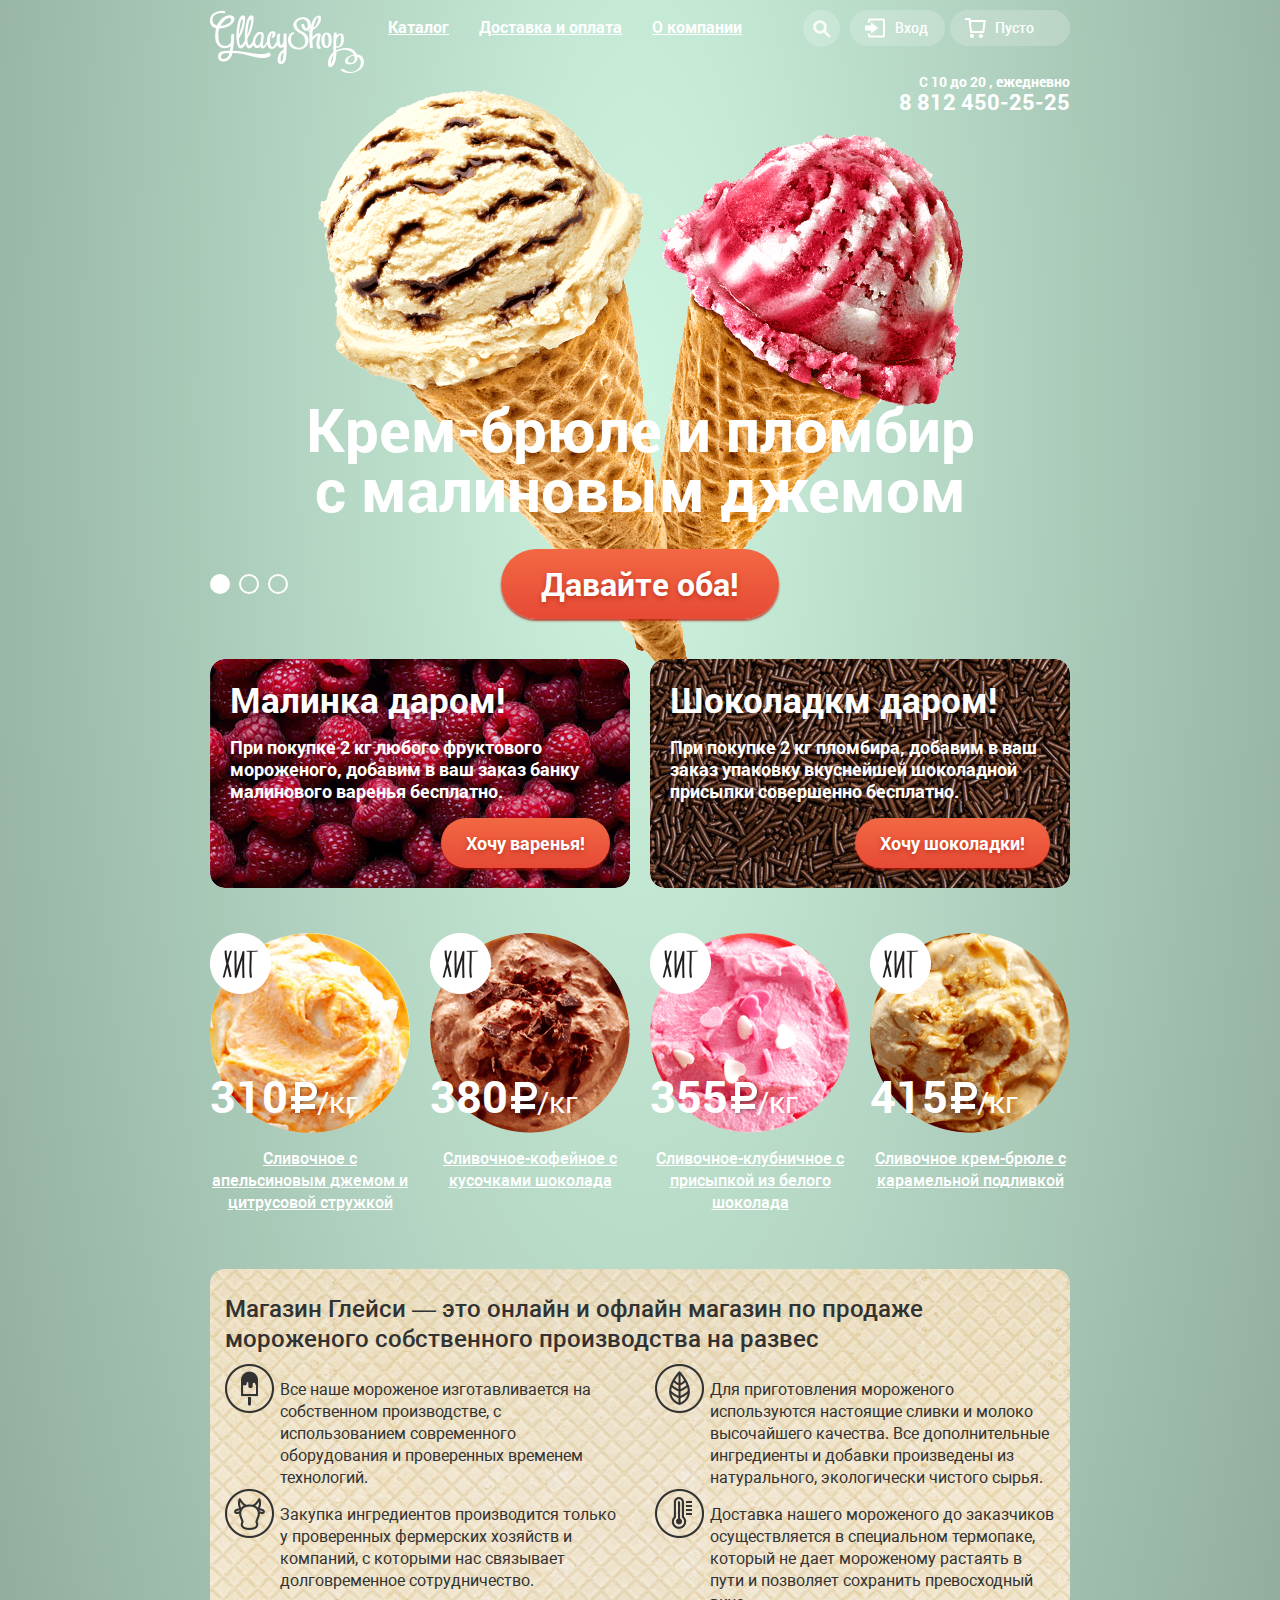
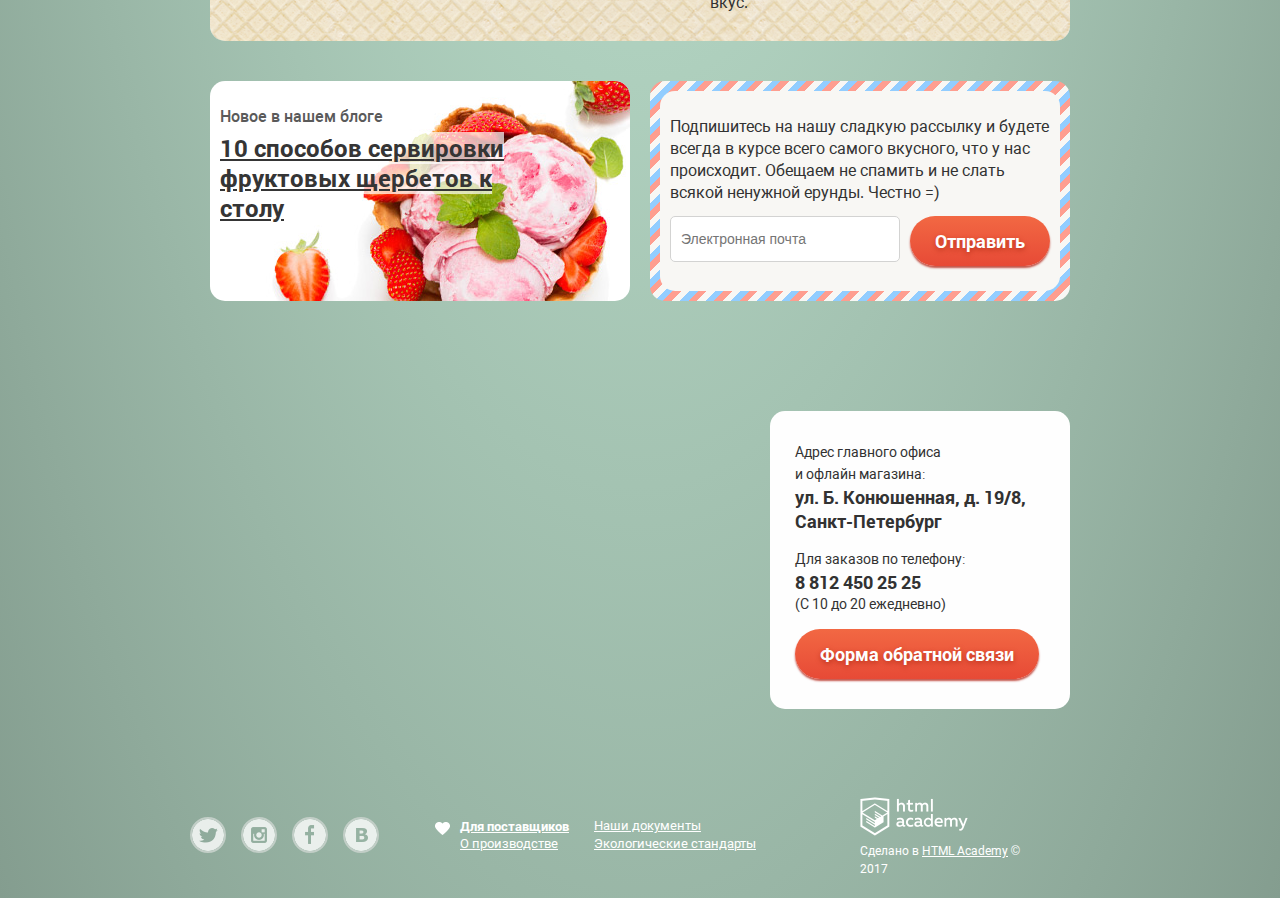
<file: index.html>
<!DOCTYPE html>
<html lang="ru">
<head>
  <meta charset="UTF-8">
  <title>Gllacy</title>
  <link href="css/normalize.css" rel="stylesheet">
  <link href="css/style.css" rel="stylesheet">
</head>
<body>
  <input class="slider-controls-radio-input" type="radio" name="toggle" id="btn-1" checked>
  <input class="slider-controls-radio-input" type="radio" name="toggle" id="btn-2">
  <input class="slider-controls-radio-input" type="radio" name="toggle" id="btn-3">
  <div class="site-wrapper">
    <div class="container">
      <header class="main-header">
        <div class="logo">
          <img class="logo-img" src="img/Logo.png" alt="gllacy-shop" width="154" height="64">
        </div>
        <nav class="main-navigation">
          <ul class="main-navigation-list">
            <li class="main-navigation-item">
              <a class="main-navigation-link" href="catalog.html">Каталог</a>
              <ul class="main-navigation-submenu">
                <li class="main-navigation-submenu-item">
                  <span class="main-navigation-submenu-text">Новинки</span>
                </li>
                <li class="main-navigation-submenu-item">
                  <a class="main-navigation-submenu-link" href="#">Сливочное</a>
                </li>
                <li class="main-navigation-submenu-item">
                  <a class="main-navigation-submenu-link" href="#">Щербеты</a>
                </li>
                <li class="main-navigation-submenu-item">
                  <a class="main-navigation-submenu-link" href="#">Фруктовый лед</a>
                </li>
                <li class="main-navigation-submenu-item">
                  <a class="main-navigation-submenu-link" href="#">Мелорин</a>
                </li>
              </ul>
            </li>
            <li class="main-navigation-item">
              <a class="main-navigation-link" href="#">Доставка и оплата</a>
            </li>
            <li class="main-navigation-item">
              <a class="main-navigation-link" href="#">О компании
              </a>
            </li>
          </ul>
        </nav>
        <div class="form-search">
          <form class="form-search-field" action="#" method="post">
            <label class="field-text-item">
              <input class="field-text-input" type="search" name="search"  placeholder="Что ищем?">
              <span class="field-text-label">поиск</span>
            </label>
          </form>
        </div>
        <ul class="user-block">
          <li class="user-block-item login">
            <a class="user-block-link login" href="#">Вход</a>
            <div class="user-block-login">
              <form class="user-block-login-form" action="index.html" method="post">
                <label class="field-text-item">
                  <input class="field-text-input"  type="email" name="email" placeholder="Электронная почта">
                </label>
                <label class="field-text-item">
                  <input class="field-text-input" type="password" name="password" placeholder="Пароль">
                </label>
                <button class="btn" type="submit" name="login">Войти</button>
              </form>
              <div class="user-block-login-help">
                <a class="user-block-login-help-link" href="#">Забыли пароль?</a>
                <a class="user-block-login-help-link" href="#">Новая регистрация</a>
              </div>
            </div>
          </li>
          <li class="user-block-item basket">
            <a class="user-block-link basket" href="#">
              <span class="user-block-text">Пусто</span>
            </a>
            <div class="user-block-basket">
              <table class="user-block-basket-products">
                <tr class="user-block-basket-product-field">
                  <td class="user-block-basket-delete">
                    <button class="user-block-basket-btn-delete" type="button" title="Удалить">Удалить</button>
                  </td>
                  <td class="user-block-basket-product-text cell-2">Пломбир с апельсиновым джемом</td>
                  <td class="user-block-basket-product-text">1.5кг х <span class="grey">200р.</span></td>
                  <td class="user-block-basket-product-text">300р.</td>
                </tr>
                <tr class="user-block-basket-product-field">
                  <td class="user-block-basket-delete">
                    <button class="user-block-basket-btn-delete" type="button" title="Удалить">Удалить</button>
                  </td>
                  <td class="user-block-basket-product-text cell-2">Клубничный пломбир с присыпкой из белого шоколада</td>
                  <td class="user-block-basket-product-text">1.5кг х <span class="grey">300р.</span></td>
                  <td class="user-block-basket-product-text">450р.</td>
                </tr>
              </table>
              <div class="user-block-basket-final">
                <p class="user-block-basket-final-total">Итого: <span class="price">750р.</span></p>
              </div>
              <button class="btn" type="submit" name="button">Оформить заказ</button>
            </div>
          </li>
        </ul>
        <div class="schedule-contact">
          <p class="schedule-contact-text">С 10 до 20 , ежедневно</p>
          <p class="schedule-contact-text">
            <a class="schedule-contact-text-link" href="tel: 8 812 450-25-25">8 812 450-25-25</a>
          </p>
        </div>
      </header>
      <main>
        <div class="slider">
          <div class="slide" id="slide1">
            <h2 class="slide-title">
              Крем-брюле и пломбир
              с малиновым джемом
            </h2>
            <a class="slide-btn btn" href="#">Давайте оба!</a>
          </div>
          <div class="slide" id="slide2">
            <h2 class="slide-title">
              Шоколадный пломбир
              и лимонный сорбет
            </h2>
            <a class="slide-btn btn" href="#">Давайте оба!</a>
          </div>
          <div class="slide" id="slide3">
            <h2 class="slide-title">
              Пломбир с помадкой
              и клубничный щербет
            </h2>
            <a class="slide-btn btn" href="#">Давайте оба!</a>
          </div>
          <div class="slider-controls">
            <label class="slider-controls-radio" for="btn-1"></label>
            <label class="slider-controls-radio" for="btn-2"></label>
            <label class="slider-controls-radio" for="btn-3"></label>
          </div>
        </div>
        <div class="baners-primary">
          <div class="baner-primary crimson">
            <b class="baner-primary-title">Малинка даром!</b>
            <p class="baner-primary-text">
              При покупке 2 кг любого фруктового мороженого,
              добавим в ваш заказ банку малинового варенья бесплатно.
           </p>
            <a class="baner-primary-btn btn" href="#">Хочу варенья!</a>
          </div>
          <div class="baner-primary chocolate">
            <b class="baner-primary-title">Шоколадкм даром!</b>
            <p class="baner-primary-text">
              При покупке 2 кг пломбира,
              добавим в ваш заказ упаковку вкуснейшей шоколадной присыпки
              совершенно бесплатно.
            </p>
            <a class="baner-primary-btn btn" href="#">Хочу шоколадки!</a>
          </div>
        </div>
        <div class="popular-items">
          <article class="catalog-item hit">
            <div class="catalog-item-content">
              <img class="catalog-item-img" src="img/9.jpg" width="200" height="200">
              <div class="catalog-item-price-weight">
                <span class="catalog-item-price">310</span>
                <span class="catalog-item-weight">/кг</span>
              </div>
              <p class="catalog-item-text">Сливочное с апельсиновым джемом и цитрусовой стружкой</p>
            </div>
            <div class="catalog-item-appearing">
              <a class="catalog-item-btn btn">Быстрый просмотр</a>
            </div>
          </article>
          <article class="catalog-item hit">
            <div class="catalog-item-content">
              <img class="catalog-item-img" src="img/5.jpg" width="200" height="200">
              <div class="catalog-item-price-weight">
                <span class="catalog-item-price">380</span>
                <span class="catalog-item-weight">/кг</span>
              </div>
              <p class="catalog-item-text">Сливочное-кофейное с кусочками шоколада</p>
            </div>
            <div class="catalog-item-appearing">
              <a class="catalog-item-btn btn">Быстрый просмотр</a>
            </div>
          </article>
          <article class="catalog-item hit">
            <div class="catalog-item-content">
              <img class="catalog-item-img" src="img/6.jpg" width="200" height="200">
              <div class="catalog-item-price-weight">
                <span class="catalog-item-price">355</span>
                <span class="catalog-item-weight">/кг</span>
              </div>
              <p class="catalog-item-text">Сливочное-клубничное с присыпкой из белого шоколада</p>
            </div>
            <div class="catalog-item-appearing">
              <a class="catalog-item-btn btn">Быстрый просмотр</a>
            </div>
          </article>
          <article class="catalog-item hit">
            <div class="catalog-item-content">
              <img class="catalog-item-img" src="img/8.jpg" width="200" height="200">
              <div class="catalog-item-price-weight">
                <span class="catalog-item-price">415</span>
                <span class="catalog-item-weight">/кг</span>
              </div>
              <p class="catalog-item-text">Сливочное крем-брюле с карамельной подливкой</p>
            </div>
            <div class="catalog-item-appearing">
              <a class="catalog-item-btn btn">Быстрый просмотр</a>
            </div>
          </article>
        </div>
        <div class="description">
          <h2 class="description-title">
            Магазин Глейси — это онлайн и офлайн
            магазин по продаже мороженого собственного производства на развес
          </h2>
          <div class="description-content">
            <p class="description-content-text ice-creame">
              Все наше мороженое изготавливается на собственном производстве,
              с использованием современного оборудования и проверенных временем технологий.
            </p>
            <p class="description-content-text leaf">
              Для приготовления мороженого используются настоящие сливки и
              молоко высочайшего качества. Все дополнительные ингредиенты и
              добавки произведены из натурального, экологически чистого сырья.
            </p>
            <p class="description-content-text cow">
              Закупка ингредиентов  производится только у проверенных фермерских
              хозяйств и компаний, с которыми нас связывает долговременное сотрудничество.
            </p>
            <p class="description-content-text termometer">
              Доставка нашего мороженого до заказчиков осуществляется в специальном термопаке,
              который не дает мороженому растаять в пути и позволяет сохранить превосходный вкус.
            </p>
          </div>
        </div>
        <div class="baners-secondary">
          <div class="baner-secondary strawberry">
            <p class="baner-secondary-title">Новое в нашем блоге</p>
            <a class="baner-secondary-link" href="#">10 способов сервировки фруктовых щербетов к столу</a>
          </div>
          <div class="baner-secondary striped">
            <div class="baner-secondary-content">
              <p class="baner-secondary-content-title">
                Подпишитесь на нашу сладкую рассылку
                и будете всегда в курсе всего самого вкусного, что у нас
                происходит. Обещаем не спамить и не слать всякой
                ненужной ерунды. Честно =)
              </p>
              <form class="baner-secondary-form" action="index.html" method="post">
                <label class="field-text-item baner-secondary-form-item">
                  <input class="field-text-input baner-secondary-form-input"  type="email" name="email" placeholder="Электронная почта">
                </label>
                <a class="btn" href="#">Отправить</a>
              </form>
            </div>
          </div>
        </div>
      </main>
    </div>
    <section class="address">
      <div class="address-content container">
        <div class="address-content-map">
          <img class="map-img no-js" src="img/map.jpg" alt="Карта" width="900" height="430">
        </div>
        <div class="address-content-contacts">
          <div class="address-content-contacts-group">
            <b class="address-content-contacts-text light">Адрес главного офиса<br>и офлайн магазина:</b>
            <p class="address-content-contacts-text bold">ул. Б. Конюшенная, д. 19/8, Санкт-Петербург</p>
          </div>
          <div class="address-content-contacts-group">
            <b class="address-content-contacts-text light">Для заказов по телефону:</b>
            <p class="address-content-contacts-text bold">
              <a class="address-content-contacts-link" href="tel:8 812 450 25 25">
                8 812 450 25 25
              </a>
            </p>
            <p class="address-content-contacts-text light">(С 10 до 20 ежедневно)</p>
          </div>
          <a class="btn popup-btn" href="#" >Форма обратной связи</a>
        </div>
      </div>
      <iframe class="interactive-map" src="https://www.google.com/maps/embed?pb=!1m18!1m12!1m3!1d1998.5989424
      123657!2d30.32089461562391!3d59.93879686904846!2m3!1f0!2f0!3f0!3m2!1i1024!2i768
      !4f13.1!3m3!1m2!1s0x4696310fca5ba729%3A0xea9c53d4493c879f!2z0JHQvtC70YzRiNCw0Y8
      g0JrQvtC90Y7RiNC10L3QvdCw0Y8g0YPQuy4sIDE5LCDQodCw0L3QutGCLdCf0LXRgtC10YDQsdGD0Y
      DQsywgMTkxMTg2!5e0!3m2!1sru!2sru!4v1505818532356" height="430" frameborder="0" style="border:0" allowfullscreen></iframe>
    </section>
    <footer class="main-footer container">
      <section class="footer-social">
        <a class="social-btn social-btn-tw" href="#">Twitter</a>
        <a class="social-btn social-btn-inst" href="#">Instagram</a>
        <a class="social-btn social-btn-fb" href="#">Facebook</a>
        <a class="social-btn social-btn-vk" href="#">Vkontakte</a>
      </section>
      <section class="footer-menu">
        <div class="column-1">
          <a class="footer-menu-link provider" href="#">Для поставщиков</a>
          <a class="footer-menu-link" href="#">О производстве</a>
        </div>
        <div class="column-2">
          <a class="footer-menu-link" href="#">Наши документы</a>
          <a class="footer-menu-link" href="#">Экологические стандарты</a>
        </div>
      </section>
      <section class="footer-contact">
        <div class="footer-contact-logo">
          <img class="footer-contact-logo-img" src="img/logo-htmlacademy-small.png" alt="htmlacademy" width="108" height="39">
        </div>
        <p class="footer-contact-copyright">Сделано в <a class="footer-contact-copyright-link" href="#"> HTML Academy</a> © 2017</p>
      </section>
    </footer>
  </div>
  <script src="js/popup.js"></script>
</body>
</html>
</file>
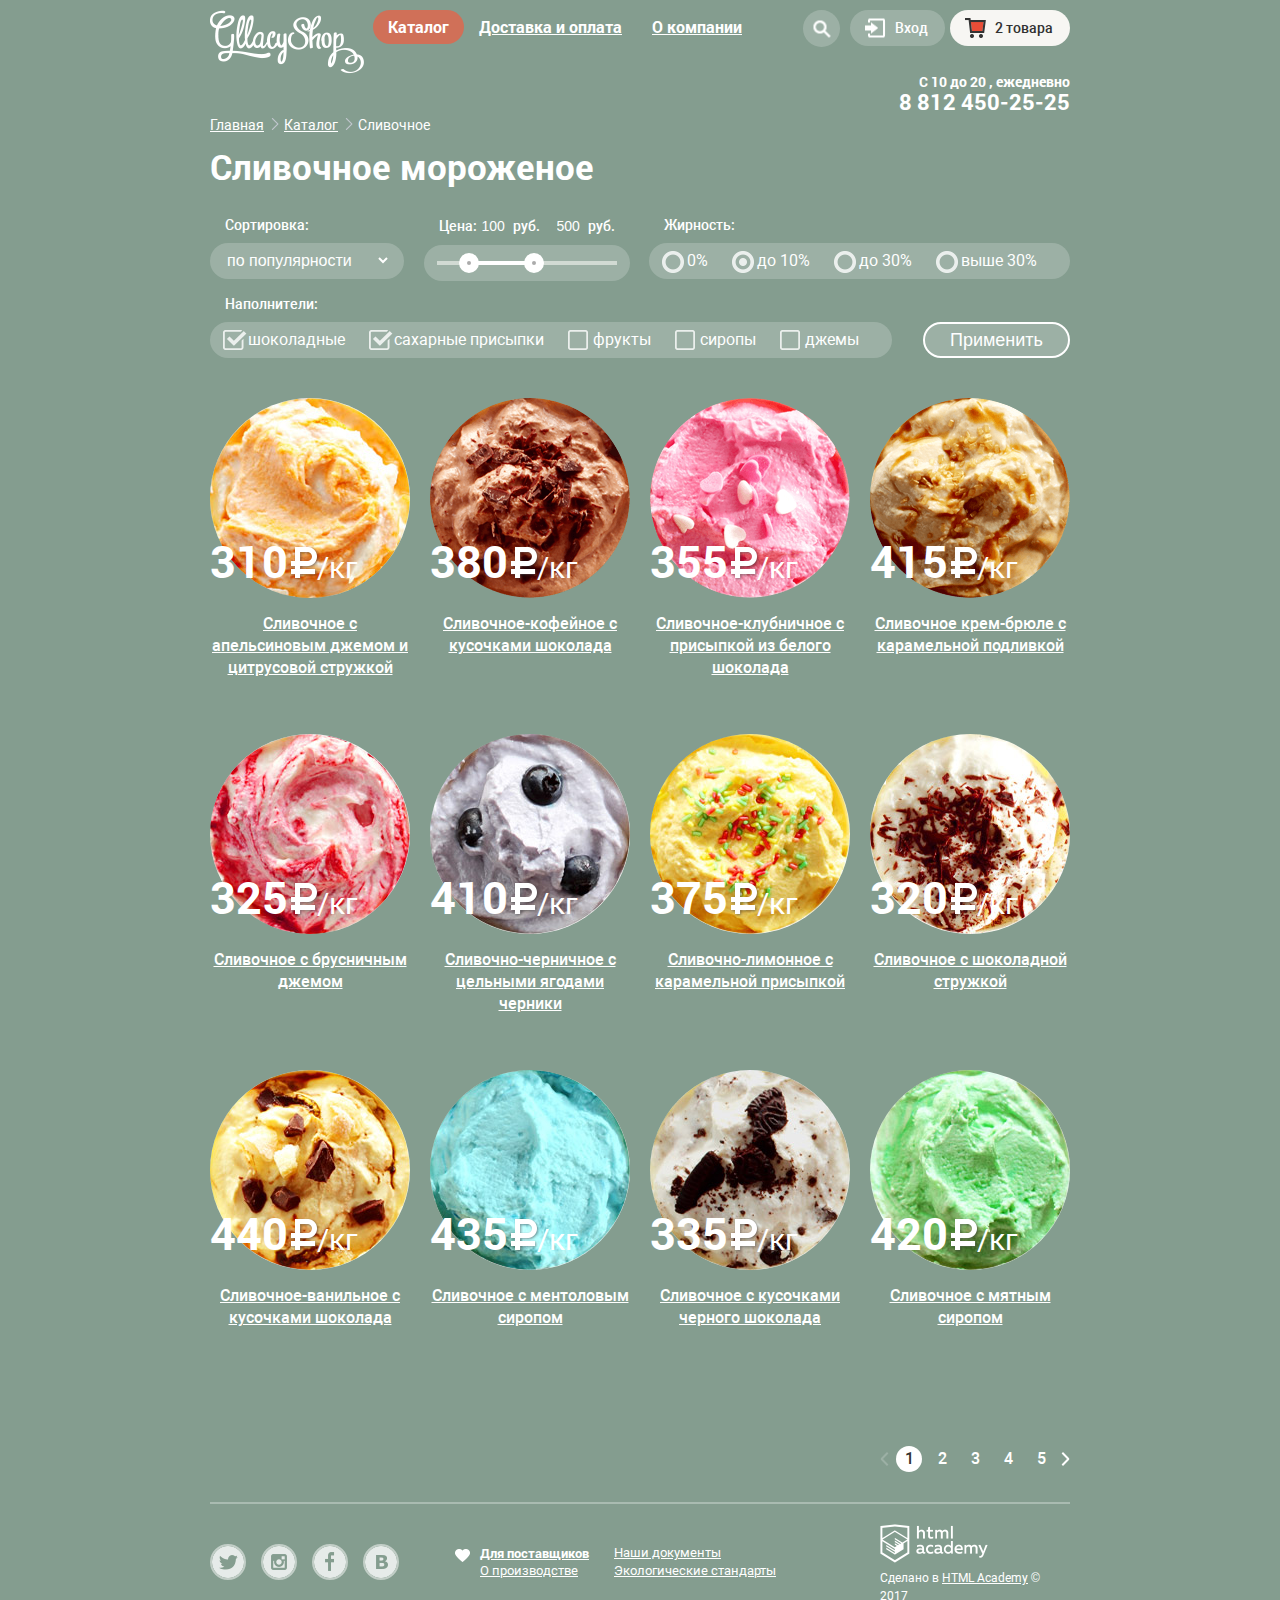
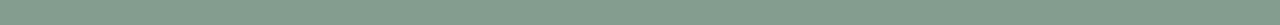
<file: catalog.html>
<!DOCTYPE html>
<html lang="ru">
<head>
  <meta charset="UTF-8">
  <title>Gllacy</title>
  <link href="css/normalize.css" rel="stylesheet">
  <link href="css/style.css" rel="stylesheet">
</head>
<body>
  <div class="container">
    <header class="main-header">
      <div class="logo">
        <a class="logo-link" href="index.html">
          <img class="logo-img" src="img/Logo.png" alt="gllacy-shop" width="154" height="64">
        </a>
      </div>
      <nav class="main-navigation">
        <ul class="main-navigation-list">
          <li class="main-navigation-item">
            <a class="main-navigation-link active">Каталог</a>
            <ul class="main-navigation-submenu">
              <li class="main-navigation-submenu-item">
                <span class="main-navigation-submenu-text">Новинки</span>
              </li>
              <li class="main-navigation-submenu-item">
                <a class="main-navigation-submenu-link" href="#">Сливочное</a>
              </li>
              <li class="main-navigation-submenu-item">
                <a class="main-navigation-submenu-link" href="#">Щербеты</a>
              </li>
              <li class="main-navigation-submenu-item">
                <a class="main-navigation-submenu-link" href="#">Фруктовый лед</a>
              </li>
              <li class="main-navigation-submenu-item">
                <a class="main-navigation-submenu-link" href="#">Мелорин</a>
              </li>
            </ul>
          </li>
          <li class="main-navigation-item">
            <a class="main-navigation-link" href="#">Доставка и оплата</a>
          </li>
          <li class="main-navigation-item">
            <a class="main-navigation-link" href="#">О компании
            </a>
          </li>
        </ul>
      </nav>
      <div class="form-search">
        <form class="form-search-field" action="#" method="post">
          <label class="field-text-item">
            <input class="field-text-input" type="search" name="search"  placeholder="Что ищем?">
            <span class="field-text-label">поиск</span>
          </label>
        </form>
      </div>
      <ul class="user-block">
        <li class="user-block-item login">
          <a class="user-block-link login" href="#">Вход</a>
          <div class="user-block-login">
            <form class="user-block-login-form" action="index.html" method="post">
              <label class="field-text-item">
                <input class="field-text-input"  type="email" name="email" placeholder="Электронная почта">
              </label>
              <label class="field-text-item">
                <input class="field-text-input" type="password" name="password" placeholder="Пароль">
              </label>
              <button class="btn" type="submit" name="login">Войти</button>
            </form>
            <div class="user-block-login-help">
              <a class="user-block-login-help-link" href="#">Забыли пароль?</a>
              <a class="user-block-login-help-link" href="#">Новая регистрация</a>
            </div>
          </div>
        </li>
        <li class="user-block-item basket active">
          <a class="user-block-link basket active" href="#">
            <span class="user-block-text">2 товара</span>
          </a>
          <div class="user-block-basket">
            <table class="user-block-basket-products">
              <tr class="user-block-basket-product-field">
                <td class="user-block-basket-delete">
                  <button class="user-block-basket-btn-delete" type="button" title="Удалить">Удалить</button>
                </td>
                <td class="user-block-basket-product-text cell-2">Пломбир с апельсиновым джемом</td>
                <td class="user-block-basket-product-text">1.5кг х <span class="grey">200р.</span></td>
                <td class="user-block-basket-product-text">300р.</td>
              </tr>
              <tr class="user-block-basket-product-field">
                <td class="user-block-basket-delete">
                  <button class="user-block-basket-btn-delete" type="button" title="Удалить">Удалить</button>
                </td>
                <td class="user-block-basket-product-text cell-2">Клубничный пломбир с присыпкой из белого шоколада</td>
                <td class="user-block-basket-product-text">1.5кг х <span class="grey">300р.</span></td>
                <td class="user-block-basket-product-text">450р.</td>
              </tr>
            </table>
            <div class="user-block-basket-final">
              <p class="user-block-basket-final-total">Итого: <span class="price">750р.</span></p>
            </div>
            <button class="btn" type="submit" name="button">Оформить заказ</button>
          </div>
        </li>
      </ul>
      <div class="schedule-contact">
        <p class="schedule-contact-text">С 10 до 20 , ежедневно</p>
        <p class="schedule-contact-text">
          <a class="schedule-contact-text-link" href="tel: 8 812 450-25-25">8 812 450-25-25</a>
        </p>
      </div>
    </header>
    <main>
      <ul class="breadcrumbs">
        <li class="breadcrumbs-item">
          <a class="breadcrumbs-link" href="#">Главная</a>
        </li>
        <li class="breadcrumbs-item">
          <a class="breadcrumbs-link" href="#">Каталог</a>
        </li>
        <li class="breadcrumbs-item">
          <a class="breadcrumbs-link" href="#">Сливочное</a>
        </li>
      </ul>
      <h1 class="page-title">Сливочное мороженое</h1>
      <div class="form-catalog">
        <form class="form" action="#" method="post">
          <fieldset class="form-group">
            <div class="form-group-title">Сортировка:</div>
            <div class="form-group-content">
              <select class="field-select" name="sorting">
                <option class="field-select-text" value="popular">по популярности</option>
                <option class="field-select-text" value="inexpensive">сначала не дорогие</option>
                <option class="field-select-text" value="expensive">сначала дорогие</option>
                <option class="field-select-text" value="fat">по жирности</option>
              </select>
            </div>
          </fieldset>
          <fieldset class="form-group">
            <div class="form-group-title">
              <span class="form-group-title-text">Цена:</span>
              <label class="field-range-controls-price-item">
                <input class="field-range-controls-price-input" type="number" name="max-price" value="100">
                <span class="field-range-controls-price-text">руб.</span>
              </label>
              <label class="field-range-controls-price-item">
                <input class="field-range-controls-price-input" type="number" name="min-price" value="500">
                <span class="field-range-controls-price-text">руб.</span>
              </label>
            </div>
            <div class="form-group-content">
              <div class="field-range-controls">
                <div class="field-range-controls-scale">
                  <div class="field-range-controls-bar"></div>
                </div>
                <div class="field-range-controls-toggle toggle-min"></div>
                <div class="field-range-controls-toggle toggle-max"></div>
              </div>
            </div>
          </fieldset>
          <fieldset class="form-group">
            <div class="form-group-title">Жирность:</div>
            <div class="form-group-content">
              <label class="field-radio-item">
                <input class="field-radio-input" type="radio" value="0" name="fat">
                <span class="field-radio-text">0%</span>
              </label>
              <label class="field-radio-item">
                <input class="field-radio-input" type="radio" value="10" name="fat" checked>
                <span class="field-radio-text">до 10%</span>
              </label>
              <label class="field-radio-item">
                <input class="field-radio-input" type="radio" value="30" name="fat">
                <span class="field-radio-text">до 30%</span>
              </label>
              <label class="field-radio-item">
                <input class="field-radio-input" type="radio" value="35" name="fat">
                <span class="field-radio-text">выше 30%</span>
              </label>
            </div>
          </fieldset>
          <fieldset class="form-group">
            <div class="form-group-title">Наполнители:</div>
            <div class="form-group-content">
              <label class="field-checkbox-item">
                <input class="field-checkbox-input" type="checkbox" value="chocolate" checked>
                <span class="field-checkbox-text">шоколадные</span>
              </label>
              <label class="field-checkbox-item">
                <input class="field-checkbox-input" type="checkbox" value="sugar" checked>
                <span class="field-checkbox-text">сахарные присыпки</span>
              </label>
              <label class="field-checkbox-item">
                <input class="field-checkbox-input" type="checkbox" value="fruit">
                <span class="field-checkbox-text">фрукты</span>
              </label>
              <label class="field-checkbox-item">
                <input class="field-checkbox-input" type="checkbox" value="syrip">
                <span class="field-checkbox-text">сиропы</span>
              </label>
              <label class="field-checkbox-item">
                <input class="field-checkbox-input" type="checkbox" value="jam">
                <span class="field-checkbox-text">джемы</span>
              </label>
            </div>
          </fieldset>
          <button class="btn field-action" type="submit" name="button">Применить</button>
        </form>
      </div>
      <div class="catalog-items">
        <article class="catalog-item">
          <div class="catalog-item-content">
            <img class="catalog-item-img" src="img/9.jpg" width="200" height="200">
            <div class="catalog-item-price-weight">
              <span class="catalog-item-price">310</span>
              <span class="catalog-item-weight">/кг</span>
            </div>
            <p class="catalog-item-text">Сливочное с апельсиновым джемом и цитрусовой стружкой</p>
          </div>
          <div class="catalog-item-appearing">
            <a class="catalog-item-btn btn">Быстрый просмотр</a>
          </div>
        </article>
        <article class="catalog-item">
          <div class="catalog-item-content">
            <img class="catalog-item-img" src="img/5.jpg" width="200" height="200">
            <div class="catalog-item-price-weight">
              <span class="catalog-item-price">380</span>
              <span class="catalog-item-weight">/кг</span>
            </div>
            <p class="catalog-item-text">Сливочное-кофейное с кусочками шоколада</p>
          </div>
          <div class="catalog-item-appearing">
            <a class="catalog-item-btn btn">Быстрый просмотр</a>
          </div>
        </article>
        <article class="catalog-item">
          <div class="catalog-item-content">
            <img class="catalog-item-img" src="img/6.jpg" width="200" height="200">
            <div class="catalog-item-price-weight">
              <span class="catalog-item-price">355</span>
              <span class="catalog-item-weight">/кг</span>
            </div>
            <p class="catalog-item-text">Сливочное-клубничное с присыпкой из белого шоколада</p>
          </div>
          <div class="catalog-item-appearing">
            <a class="catalog-item-btn btn">Быстрый просмотр</a>
          </div>
        </article>
        <article class="catalog-item">
          <div class="catalog-item-content">
            <img class="catalog-item-img" src="img/8.jpg" width="200" height="200">
            <div class="catalog-item-price-weight">
              <span class="catalog-item-price">415</span>
              <span class="catalog-item-weight">/кг</span>
            </div>
            <p class="catalog-item-text">Сливочное крем-брюле с карамельной подливкой</p>
          </div>
          <div class="catalog-item-appearing">
            <a class="catalog-item-btn btn">Быстрый просмотр</a>
          </div>
        </article>
        <article class="catalog-item">
          <div class="catalog-item-content">
            <img class="catalog-item-img" src="img/10.jpg" width="200" height="200">
            <div class="catalog-item-price-weight">
              <span class="catalog-item-price">325</span>
              <span class="catalog-item-weight">/кг</span>
            </div>
            <p class="catalog-item-text">Сливочное с брусничным джемом</p>
          </div>
          <div class="catalog-item-appearing">
            <a class="catalog-item-btn btn">Быстрый просмотр</a>
          </div>
        </article>
        <article class="catalog-item">
          <div class="catalog-item-content">
            <img class="catalog-item-img" src="img/12.jpg" width="200" height="200">
            <div class="catalog-item-price-weight">
              <span class="catalog-item-price">410</span>
              <span class="catalog-item-weight">/кг</span>
            </div>
            <p class="catalog-item-text">Сливочно-черничное с цельными ягодами черники</p>
          </div>
          <div class="catalog-item-appearing">
            <a class="catalog-item-btn btn">Быстрый просмотр</a>
          </div>
        </article>
        <article class="catalog-item">
          <div class="catalog-item-content">
            <img class="catalog-item-img" src="img/7.jpg" width="200" height="200">
            <div class="catalog-item-price-weight">
              <span class="catalog-item-price">375</span>
              <span class="catalog-item-weight">/кг</span>
            </div>
            <p class="catalog-item-text">Сливочно-лимонное с карамельной присыпкой</p>
          </div>
          <div class="catalog-item-appearing">
            <a class="catalog-item-btn btn">Быстрый просмотр</a>
          </div>
        </article>
        <article class="catalog-item">
          <div class="catalog-item-content">
            <img class="catalog-item-img" src="img/11.jpg" width="200" height="200">
            <div class="catalog-item-price-weight">
              <span class="catalog-item-price">320</span>
              <span class="catalog-item-weight">/кг</span>
            </div>
            <p class="catalog-item-text">Сливочное с шоколадной стружкой</p>
          </div>
          <div class="catalog-item-appearing">
            <a class="catalog-item-btn btn">Быстрый просмотр</a>
          </div>
        </article>
        <article class="catalog-item">
          <div class="catalog-item-content">
            <img class="catalog-item-img" src="img/1.jpg" width="200" height="200">
            <div class="catalog-item-price-weight">
              <span class="catalog-item-price">440</span>
              <span class="catalog-item-weight">/кг</span>
            </div>
            <p class="catalog-item-text">Сливочное-ванильное с кусочками шоколада</p>
          </div>
          <div class="catalog-item-appearing">
            <a class="catalog-item-btn btn">Быстрый просмотр</a>
          </div>
        </article>
        <article class="catalog-item">
          <div class="catalog-item-content">
            <img class="catalog-item-img" src="img/2.jpg" width="200" height="200">
            <div class="catalog-item-price-weight">
              <span class="catalog-item-price">435</span>
              <span class="catalog-item-weight">/кг</span>
            </div>
            <p class="catalog-item-text">Сливочное с ментоловым сиропом</p>
          </div>
          <div class="catalog-item-appearing">
            <a class="catalog-item-btn btn">Быстрый просмотр</a>
          </div>
        </article>
        <article class="catalog-item">
          <div class="catalog-item-content">
            <img class="catalog-item-img" src="img/3.jpg" width="200" height="200">
            <div class="catalog-item-price-weight">
              <span class="catalog-item-price">335</span>
              <span class="catalog-item-weight">/кг</span>
            </div>
            <p class="catalog-item-text">Сливочное с кусочками черного шоколада</p>
          </div>
          <div class="catalog-item-appearing">
            <a class="catalog-item-btn btn">Быстрый просмотр</a>
          </div>
        </article>
        <article class="catalog-item">
          <div class="catalog-item-content">
            <img class="catalog-item-img" src="img/4.jpg" width="200" height="200">
            <div class="catalog-item-price-weight">
              <span class="catalog-item-price">420</span>
              <span class="catalog-item-weight">/кг</span>
            </div>
            <p class="catalog-item-text">Сливочное с мятным сиропом</p>
          </div>
          <div class="catalog-item-appearing">
            <a class="catalog-item-btn btn">Быстрый просмотр</a>
          </div>
        </article>
      </div>
      <div class="paginations">
        <a class="pagination-prev disabled" href="#">Назад</a>
        <a class="pagination-link active" href="#">1</a>
        <a class="pagination-link" href="#">2</a>
        <a class="pagination-link" href="#">3</a>
        <a class="pagination-link" href="#">4</a>
        <a class="pagination-link" href="#">5</a>
        <a class="pagination-next" href="#">Вперёд</a>
      </div>
    </main>
    <footer class="main-footer catalog">
      <section class="footer-social">
        <a class="social-btn social-btn-tw" href="#">Twitter</a>
        <a class="social-btn social-btn-inst" href="#">Instagram</a>
        <a class="social-btn social-btn-fb" href="#">Facebook</a>
        <a class="social-btn social-btn-vk" href="#">Vkontakte</a>
      </section>
      <section class="footer-menu">
        <div class="column-1">
          <a class="footer-menu-link provider" href="#">Для поставщиков</a>
          <a class="footer-menu-link" href="#">О производстве</a>
        </div>
        <div class="column-2">
          <a class="footer-menu-link" href="#">Наши документы</a>
          <a class="footer-menu-link" href="#">Экологические стандарты</a>
        </div>
      </section>
      <section class="footer-contact">
        <div class="footer-contact-logo">
          <img class="footer-contact-logo-img" src="img/logo-htmlacademy-small.png" alt="htmlacademy" width="108" height="39">
        </div>
        <p class="footer-contact-copyright">Сделано в <a class="footer-contact-copyright-link" href="#"> HTML Academy</a> © 2017</p>
      </section>
    </footer>
  </div>
</body>
</html>
</file>
<file: css/style.css>
@font-face {
  font-family: "Roboto";
  font-weight: 400;
  font-style: normal;
  src: url("../fonts/web/roboto.woff2"), url("../fonts/web/roboto.woff");
}

@font-face {
  font-family: "Roboto";
  font-weight: 500;
  font-style: normal;
  src: url("../fonts/web/robotomedium.woff2"), url("../fonts/web/robotomedium.woff");
}

@font-face {
  font-family: "Roboto";
  font-weight: 700;
  font-style: normal;
  src: url("../fonts/web/robotobold.woff2"), url("../fonts/web/robotobold.woff");
}

*,
*::after,
*::before {
  box-sizing: border-box;
}

body {
  min-width: 900px;
  margin: 0;
  padding: 0;
  font-size: 16px;
  line-height: 22px;
  font-weight: 400;
  font-family: "Roboto", "Arial", sans-serif;
  color: #ffffff;
  background-color: #849d8f;
}

h1  {
  margin: 0;
  font-size: 35px;
  line-height: 41px;
  font-weight: 700;
}

h2 {
  margin: 0;
  font-size: 60px;
  line-height: 60px;
  font-weight: 700;
}

p {
  margin: 0;
  color: #323232;
}

a {
  text-decoration: none;
}

.btn {
  display: inline-block;
  padding: 13px 25px;
  font-size: 18px;
  line-height: 24px;
  font-weight: 700;
  color: #fefefe;
  background-image: linear-gradient(#f26843, #e74a36);
  outline: 0;
  border: 0;
  border-radius: 40px;
  cursor: pointer;
  text-shadow: 0 2px 5px rgba(160, 32, 11, 0.6);
  box-shadow: 0 2px 2px rgba(172, 16, 0, 0.7);
}

.btn:hover {
  background-image: linear-gradient(#f58669, #ec6f5e);
  box-shadow: 0px 2px 2px rgba(172, 16, 0, 1);
}

.btn:active {
  background-color: linear-gradient(#d74632, #e1603e);
  box-shadow: inset 0 2px 2px rgb(148, 39, 24);
}

.slider-controls-radio-input {
  display: none;
}

.site-wrapper {
  background: #849d8f url("../img/slide-1.png") no-repeat center 90px;
}

.container {
  width: 900px;
  padding: 0 20px;
  margin: 0 auto;
}

.main-header {
  display: flex;
  flex-wrap: wrap;
  justify-content: flex-end;
  padding-top: 10px;
}

.logo {
  margin-right: auto;
}

.logo-img {
  display: block;
}

.main-navigation {
  width: 400px;
}

.main-navigation-list {
  display: flex;
  padding: 0;
  margin: 0;
  list-style: none;
}

.main-navigation-item {
  position: relative;
}

.main-navigation-item::after {
  position: absolute;
  content: "";
  bottom: -10px;
  left: 0;
  height: 10px;
  width: 100%;
}

.main-navigation-link {
  display: block;
  padding: 8px 15px;
  font-size: 16px;
  line-height: 18px;
  font-weight: 700;
  color: #ffffff;
  text-decoration: underline;
  border-radius: 30px;
  transition: background-color 0.2s ease,
              color 0.2s ease,
              box-shadow 0.2s ease;
}

.main-navigation-link.active {
  background-color: #d07058;
  text-decoration: none;
  cursor: default;
}

.main-navigation-item:hover .main-navigation-link:not(.active) {
  color: #333333;
  background-color: #f7f6f3;
  text-decoration: none;
}

.main-navigation-item:hover .main-navigation-submenu {
  display: block;
  animation-name: emergence;
  animation-duration: 0.5s;
}

.main-navigation-link:not(.active):active {
  background-color: #ededed;
  box-shadow: inset 0 2px 1px rgb(105, 105, 105);
}

.main-navigation-submenu {
  position: absolute;
  top: 40px;
  left: -8px;
  width: 143px;
  margin: 0;
  padding: 0;
  list-style: none;
  display: none;
  background-color: #f8f7f4;
  box-shadow: 0 20px 20px rgba(91, 91, 91, 0.4);
  border-radius: 10px;
  z-index: 7;
}

.main-navigation-submenu-link {
  display: block;
  padding: 6px 20px;
  font-size: 14px;
  line-height: 16px;
  font-weight: 400;
  color: #323232;
  transition: background-color 0.2s ease;
}

.main-navigation-submenu-link.active {
  background-color: #d07058;
  cursor: default;
}

.main-navigation-submenu-item:last-child .main-navigation-submenu-link {
  border-bottom-right-radius: 10px;
  border-bottom-left-radius: 10px;
}

.main-navigation-submenu-text {
  display: block;
  position: relative;
  color: #323232;
  padding: 6px 20px;
  font-weight: 700;
}

.main-navigation-submenu-text::after {
  content: "";
  position: absolute;
  bottom: 0;
  left: 50%;
  transform: translateX(-50%);
  width: 130px;
  height: 2px;
  background-color: #d1d0ce;
}

.main-navigation-submenu-link:not(.active):hover {
  background-color: #fbded7;
}

.main-navigation-submenu-link:not(.active):active {
  background-color: #f6b5a5;
}

.form-search {
  position: relative;
  width: 37px;
  height: 37px;
  margin-left: 30px;
  border-radius: 50%;
  background-color: rgba(255, 255, 255, 0.2);
  transition: background-color 0.2s ease;
  cursor: pointer;
}

.form-search::before {
  position: absolute;
  content: "";
  height: 17px;
  width: 17px;
  top: 50%;
  left: 50%;
  transform: translate(-50%, -50%);
  background: url("../img/sprite.png") no-repeat -44px -633px;
}

.form-search::after {
  position: absolute;
  bottom: -10px;;
  left: 0;
  content: "";
  height: 10px;
  width: 100%;
}

.form-search:hover {
  background-color: #f8f7f4;
}

.form-search:hover::before {
  background-position: -44px -606px;
}

.form-search-field {
  position: absolute;
  top: 40px;
  right: 0;
  width: 340px;
  padding: 20px;
  background-color: #f8f7f4;
  border-radius: 10px;
  box-shadow: 0 20px 20px rgba(91, 91, 91, 0.4);
  display: none;
  z-index: 10;
}

.field-text-input {
  width: 100%;
  padding: 10px;
  border: 1px solid #d3d3d2;
  border-radius: 5px;
  font-size: 14px;
  line-height: 24px;
  color: #999999;
}

.field-text-input:focus {
  outline: 0;
}

.field-text-label {
  display: none;
}

.form-search:hover .form-search-field {
  display: block;
  animation-name: emergence;
  animation-duration: 0.5s;
}

.user-block {
  display: flex;
  justify-content: space-between;
  width: 220px;
  list-style: none;
  margin: 0;
  margin-left: 10px;
  padding: 0;
}

.user-block-item {
  position: relative;
}

.user-block-item::after {
  display: block;
  content: "";
  height: 10px;
}

.user-block-link {
  position: relative;
  display: block;
  padding: 10px 0;
  padding-left: 45px;
  font-size: 14px;
  line-height: 16px;
  font-weight: 500;
  color: #ffffff;
  background-color: rgba(255, 255, 255, 0.2);
  border-radius: 30px;
  transition: all 0.2s ease;
}

.user-block-link.login {
  width: 95px;
}

.user-block-link.basket {
  min-width: 120px;
}

.user-block-link::before {
  position: absolute;
  content: "";
  top: 50%;
  left: 15px;
  transform: translateY(-50%);
  width: 21px;
  background: url("../img/sprite.png") no-repeat
}

.user-block-link.login::before {
  height: 19px;
  background-position: -10px -789px;
}

.user-block-link.basket::before {
  height: 20px;
  background-position: -10px -700px;
}

.user-block-link.basket.active {
  background-color: #f7f6f3;
  color: #323232;
}

.user-block-link.basket.active::before {
  background-position: -10px -730px;
}

.user-block-item.login:hover .user-block-link.login {
  color: #323232;
  background-color: #f8f7f4;
}

.user-block-item.login:hover .user-block-link.login::before {
  background-position: -10px -760px;
}

.user-block-item.login:hover .user-block-login {
  display: block;
  animation-name: emergence;
  animation-duration: 0.5s;
}

.user-block-item.basket.active:hover .user-block-basket {
  display: block;
  animation-name: emergence;
  animation-duration: 0.5s;
}

.user-block-login {
  position: absolute;
  top: 40px;
  right: 0;
  width: 280px;
  padding: 20px;
  background-color: #f8f7f4;
  box-shadow: 0 20px 20px rgba(91, 91, 91, 0.4);
  border-radius: 10px;
  display: none;
  z-index: 9;
}

.user-block-login-form .field-text-input {
  margin-bottom: 20px;
}

.user-block-login-help {
  position: absolute;
  bottom: 20px;
  right: 20px;
  width: 120px;
}

.user-block-login-help-link {
  display: block;
  font-size: 13px;
  line-height: 18px;
  font-weight: 500;
  text-decoration: underline;
  color: #323232;
  margin-bottom: 5px;
  transition-duration: 0.2s;
}

.user-block-login-help-link:hover,
.user-block-login-help-link:active {
  color: #e84d37;
}

.user-block-basket {
  position: absolute;
  top: 40px;
  right: 0;
  width: 540px;
  padding: 25px 14px 12px;
  background-color: #f8f7f4;
  border-radius: 10px;
  text-align: right;
  display: none;
  box-shadow: 0 20px 20px rgba(91, 91, 91, 0.4);
  z-index: 10;
}

.user-block-basket-products {
  width: 100%;
  font-size: 13px;
  line-height: 16px;
  color: #323232;
  border-bottom: 1px solid #cacac7;
  margin-bottom: 15px;
  text-align: left;
}

.user-block-basket-product-text {
  padding-top: 10px;
  padding-left: 30px;
  padding-bottom: 17px;
}

.user-block-basket-product-text .grey {
  color: #999999;
}

.user-block-basket-product-text.cell-2 {
  padding-left: 50px;
  position: relative;
  width: 290px;
}

.user-block-basket-product-text.cell-2::before {
  position: absolute;
  content: "";
  top: 0;
  left: 10px;
  width: 33px;
  height: 33px;
  background: url("../img/sprite.png") no-repeat;
  border-radius: 50%;
}

.user-block-basket-product-field:first-child .user-block-basket-product-text.cell-2::before {
  background-position: -10px -307px;
}

.user-block-basket-product-field:last-child .user-block-basket-product-text.cell-2::before {
  background-position: -10px -350px;
}

.user-block-basket-delete {
  vertical-align: top;
}

.user-block-basket-btn-delete {
  position: relative;
  font-size: 0;
  border: 0;
  outline: none;
  background-color: transparent;
  width: 13px;
  height: 13px;
  cursor: pointer;
}

.user-block-basket-btn-delete::before,
.user-block-basket-btn-delete::after {
  position: absolute;
  content: "";
  top: 6;
  left: 0;
  width: 13px;
  height: 1px;
  background-color: #323232;
}

.user-block-basket-btn-delete::before {
  transform: rotate(45deg);
}

.user-block-basket-btn-delete::after {
  transform: rotate(-45deg);
}

.user-block-basket-final-total {
  margin: 0;
  margin-bottom: 15px;
  font-size: 15px;
  line-height: 18px;
  color: #323232;
  font-weight: 500;
}

.schedule-contact {
  width: 200px;
  text-align: right;
  font-weight: 700;
}

.schedule-contact-text {
  font-size: 14px;
  line-height: 16px;
  color: #ffffff;
}

.schedule-contact-text-link {
  font-size: 22px;
  line-height: 24px;
  color: #ffffff;
}

.slider {
  position: relative;
  padding-top: 285px;
  text-align: center;
  margin-bottom: 40px;
}

.slide {
  display: none;
}

.slide-title {
  width: 700px;
  margin: 0 auto;
  margin-bottom: 30px;
}

.slide-btn {
  padding: 13px 40px;
  font-size: 32px;
  line-height: 44px;
}

.slider-controls {
  display: flex;
  position: absolute;
  bottom: 25px;
  left: 0;
}

.slider-controls-radio {
  width: 20px;
  height: 20px;
  margin-right: 9px;
  background-color: transparent;
  border: 2px solid #ffffff;
  border-radius: 50%;
  cursor: pointer;
}

#btn-1:checked ~ .site-wrapper #slide1,
#btn-2:checked ~ .site-wrapper #slide2,
#btn-3:checked ~ .site-wrapper #slide3 {
  display: block;
}

#btn-1:checked ~ .site-wrapper {
  background-color: #849d8f;
  background: url("../img/slide-1.png") no-repeat center 90px, radial-gradient(at center 400px, #cef5e0, #849d8f);
}

#btn-2:checked ~ .site-wrapper {
  background-color: #8996a6;
  background: url("../img/slide-2.png") no-repeat center 90px, radial-gradient(at center 400px, #cde1f2, #8996a6);
}

#btn-3:checked ~ .site-wrapper {
  background-color: #9d8b84;
  background: url("../img/slide-3.png") no-repeat center 90px, radial-gradient(at center 400px, #f0dbd2, #9d8b84);
}

#btn-1:checked ~ .site-wrapper .slider-controls-radio[for="btn-1"],
#btn-2:checked ~ .site-wrapper .slider-controls-radio[for="btn-2"],
#btn-3:checked ~ .site-wrapper .slider-controls-radio[for="btn-3"] {
  background-color: #ffffff;
}

.baners-primary {
  display: flex;
  margin-bottom: 45px;
}

.baner-primary {
  display: flex;
  flex-direction: column;
  justify-content: space-between;
  padding: 20px;
  width: 420px;
  height: 229px;
  border-radius: 15px;
}

.baner-primary.crimson {
  margin-right: 20px;
  background: url("../img/raspberries.jpg") no-repeat;
}

.baner-primary.chocolate {
  background: url("../img/chocolate.jpg") no-repeat;
}

.baner-primary-title {
  font-size: 35px;
  line-height: 41px;
  font-weight: 700;
}

.baner-primary-text {
  font-size: 18px;
  font-weight: 700;
  color: #ffffff;
}

.baner-primary-btn {
  align-self: flex-end;
}

.popular-items {
  display: flex;
}

.catalog-items {
  display: flex;
  flex-wrap: wrap;
  padding: 40px 0;
}

.catalog-item {
  position: relative;
  width: 200px;
  min-height: 296px;
  z-index: 1;
  margin-right: 20px;
  margin-bottom: 40px;
}

.catalog-items .catalog-item:nth-child(4n) {
  margin-right: 0;
}

.catalog-item-content {
  position: relative;
  z-index: 3;
}

.catalog-item-img {
  display: block;
  border-radius: 50%;
  margin-bottom: 15px;
}

.catalog-item-price-weight {
  position: absolute;
  top: 140px;
  left: 0;
}

.catalog-item-price-weight::before {
  position: absolute;
  content: "";
  top: 8px;
  left: 80px;
  width: 30px;
  height: 35px;
  background: url("../img/sprite.png") no-repeat -10px -561px;
}

.catalog-item-price {
  display: inline-block;
  padding-right: 25px;
  font-size: 45px;
  line-height: 45px;
  font-weight: 700;
}

.catalog-item-weight {
  font-size: 30px;
}

.catalog-item-text {
  text-decoration: underline;
  color: #ffffff;
  font-weight: 500;
  text-align: center;
}

.catalog-item-appearing {
  position: absolute;
  top: -10px;
  bottom: -70px;
  left: -10px;
  width: 220px;
  background-color: rgba(255, 255, 255, 0.2);
  box-shadow: 0 20px 20px rgba(91, 91, 91, 0.4);
  border-radius: 10px;
  z-index: 2;
  display: none;
}

.catalog-item-btn {
  padding: 13px 15px;
  position: absolute;
  bottom: 20px;
  left: 10px;
}

.catalog-item:hover .catalog-item-appearing {
  display: block;
  animation-name: emergence;
  animation-duration: 0.5s;
}

.catalog-item:hover {
  z-index: 2;
}

.hit::before {
  position: absolute;
  content: "";
  top: 0;
  left: 0;
  width: 61px;
  height: 61px;
  background: url("../img/sprite.png") no-repeat -10px -0px;
  z-index: 20;
}

.description {
  margin-bottom: 40px;
  min-height: 372px;
  padding: 25px 15px;
  border-radius: 15px;
  background: url("../img/wafer.png") repeat top left;
}

.description-title {
  font-size: 24px;
  line-height: 30px;
  font-weight: 500;
  margin-bottom: 25px;
  color: #323232;
}

.description-content {
  display: flex;
  justify-content: space-between;
  flex-wrap: wrap;
}

.description-content-text {
  position: relative;
  width: 400px;
  min-height: 105px;
  line-height: 22px;
  padding-left: 55px;
}

.description-content-text:nth-child(2n) {
  margin-bottom: 15px;
}

.description-content-text:last-child {
  margin-bottom: 0;
}

.description-content-text::before {
  position: absolute;
  content: "";
  top: -15px;
  left: 0;
  width: 49px;
  height: 49px;
  background: url("../img/sprite.png") no-repeat;
}

.description-content-text.ice-creame::before {
  background-position: -10px -130px;
}

.description-content-text.leaf::before {
  background-position: -10px -189px;
}

.description-content-text.cow::before {
  background-position: -10px -71px;
}

.description-content-text.termometer::before {
  background-position: -10px -248px;
}

.baners-secondary {
  display: flex;
  margin-bottom: 40px;
}

.baner-secondary {
  width: 420px;
  min-height: 220px;
  border-radius: 15px;
}

.baner-secondary.strawberry {
  background: url("../img/strawberry.jpg") repeat;
  margin-right: 20px;
  padding: 25px 10px;
  padding-right: 100px;
}

.baner-secondary.striped {
  background-image: repeating-linear-gradient(-45deg, #92cdff 0px, #92cdff 6px,
   #f8f7f4 6px, #f8f7f4 12px, #fe9e90 12px,
  #fe9e90 18px);
  background-repeat: repeat;
}

.baner-secondary-title {
  font-weight: 500;
  color: #5a5a5a;
  margin-bottom: 5px;
}

.baner-secondary-link {
  font-size: 24px;
  line-height: 30px;
  color: #353535;
  font-weight: 700;
  text-decoration: underline;
  background-color: rgba(255, 255, 255, 0.7);
}

.baner-secondary-content {
  display: flex;
  flex-direction: column;
  width: 400px;
  min-height: 200px;
  margin: 10px auto;
  padding: 25px 10px;
  background-color: #f8f7f4;
  border-radius: 15px;
}

.baner-secondary-content-title {
  margin-bottom: 12px;
}

.baner-secondary-form {
  display: flex;
  justify-content: space-between;
}

.baner-secondary-form-input {
  margin-bottom: 0;
  width: 230px;
}

.address-content {
  position: relative;
}

.address-content-contacts {
  position: absolute;
  top: 70px;
  right: 20px;
  width: 300px;
  padding: 30px 25px;
  background-color: #fefefe;
  border-radius: 15px;
}

.address-content-contacts-text.light {
  font-size: 14px;
  line-height: 20px;
  color: #323232;
  font-weight: 400;
}

.address-content-contacts-text.bold {
  font-size: 18px;
  line-height: 24px;
  font-weight: 700;
}

.address-content-contacts-link {
  color: #323232;
}

.address-content-contacts-group {
  margin-bottom: 15px;
}

.main-footer {
  display: flex;
  padding: 20px 0;
}

.footer-social {
  display: flex;
  flex-wrap: wrap;
  width: 220px;
  margin-top: 20px;
}

.social-btn {
  position: relative;
  display: block;
  width: 36px;
  height: 36px;
  border: 2px solid #c2cec7;
  font-size: 0;
  border-radius: 50%;
  margin-right: 15px;
  margin-bottom: 10px;
}

.social-btn::after {
  content: "";
  position: absolute;
  width: 32px;
  height: 32px;
  top: 0;
  left: 0;
  border-radius: 50%;
  background: url("../img/sprite.png") no-repeat;
  opacity: 0.8;
}

.social-btn-tw::after {
  background-position: -10px -477px;
}

.social-btn-inst::after {
  background-position: -10px -435px;
}

.social-btn-fb::after {
  background-position: -10px -393px;
}

.social-btn-vk::after {
  background-position: -10px -519px;
}

.social-btn:hover::after {
  opacity: 1;
  transition: opacity 0.2s ease;
}

.social-btn:active::after {
  opacity: 0.9;
  box-shadow: inset 0 2px 1px rgb(136, 136, 136);
  transition: opacity 0.2s ease, box-shadow 0.2s ease;
}

.footer-menu {
  display: flex;
  width: 420px;
  padding: 0 50px;
  margin-top: 20px;
  margin-right: 20px;
}

.column-1 {
  margin-right: 20px;
}

.footer-menu-link {
  display: block;
  margin-right: 5px;
  font-size: 13px;
  line-height: 18px;
  color: #ffffff;
  text-decoration: underline;
}


.footer-menu-link.provider {
  position: relative;
  font-weight: 700;
}

.footer-menu-link.provider::before {
  content: "";
  position: absolute;
  top: 5px;
  left: -25px;
  width: 15px;
  height: 13px;
  background: url("../img/sprite.png") no-repeat -42px -660px;
}

.footer-menu-link:hover,
.footer-menu-link:active {
  color: #ffbc9e;
}

.footer-contact {
  width: 200px;
  padding-left: 10px;
}

.footer-contact-copyright {
  font-size: 12px;
  line-height: 18px;
  color: #ffffff;
}

.footer-contact-copyright-link {
  color: #ffffff;
  text-decoration: underline;
}

.footer-contact-copyright-link:hover,
.footer-contact-copyright-link:active {
  color: #ffbc9e;
}

.map-img {
  display: none;
}

.no-js {
  display: block;
}

.interactive-map {
  width: 100%;
}

.breadcrumbs {
  display: flex;
  list-style: none;
  padding: 0;
  margin: 0;
}

.breadcrumbs-item {
  position: relative;
  padding-right: 20px;
}

.breadcrumbs-item::after {
  content: "";
  position: absolute;
  top: 4px;
  right: 5px;
  width: 8px;
  height: 12px;
  background: url("../img/sprite.png") no-repeat -53px -307px;
}

.breadcrumbs-item:last-child::after {
  display: none;
}

.breadcrumbs-link {
  font-size: 14px;
  line-height: 16px;
  color: #ffffff;
  text-decoration: underline;
}

.breadcrumbs-item:last-child .breadcrumbs-link {
  text-decoration: none;
}

.page-title {
  margin-top: 10px;
  margin-bottom: 30px;
}

.form {
  display: flex;
  flex-wrap: wrap;
  justify-content: space-between;
  width: 860px;
}

.form-group {
  border: none;
  padding: 0;
  margin: 0;
  margin-bottom: 15px;
}

.form-group:last-of-type {
  margin-bottom: 0;
}

.form-group-title {
  font-size: 14px;
  line-height: 16px;
  font-weight: 500;
  margin-bottom: 10px;
  margin-left: 15px;
}

.form-group-content {
  position: relative;
  height: 36px;
  background-color: rgba(255, 255, 255, 0.2);
  border-radius: 30px;
  padding: 8px 13px;
  line-height: 20px;
  transition: 0.2s;
}

.form-group:first-of-type .form-group-content:hover {
  background-color: #ffffff;
}

.field-select {
  color: #ffffff;
  background-color: transparent;
  border: 0;
  outline: 0;
}

.form-group-content:hover .field-select {
  color: #323232;
}

.field-select-text {
  color: #343434;
  font-size: 14px;
}

.field-range-controls-price-item {
  position: relative;
  margin-right: 12px;
  font-size: 14px;
  line-height: 16px;
  font-weight: 500;
}

.field-range-controls-price-item:first-child::after {
  position: absolute;
  content: "";
  top: 50%;
  right: -8px;
  transform: translateY(-50%);
  width: 10px;
  height: 2px;
  background-color: #ffffff;
}

.field-range-controls-price-input {
  width: 30px;
  color: #ffffff;
  border: 0;
  background-color: transparent;
}

.field-range-controls-price-input:focus {
  outline: 0
}

input::-webkit-outer-spin-button,
input::-webkit-inner-spin-button {
  /* display: none; <- Crashes Chrome on hover */
  -webkit-appearance: none;
  margin: 0; /* <-- Apparently some margin are still there even though it's hidden */
}

.field-range-controls-scale {
  position: relative;
  width: 180px;
  height: 4px;
  margin-top: 8px;
  background-color: #d1dad3;
}

.field-range-controls-bar {
  position: absolute;
  top: 0;
  left: 25px;
  width: 80px;
  height: 4px;
  background-color: #ffffff;
}

.field-range-controls-toggle {
  position: absolute;
  top: 8px;
  left: 0;
  width: 20px;
  height: 20px;
  border: 8px solid #ffffff;
  background-color: #ababab;
  border-radius: 50%;
  cursor: pointer;
  transition-duration: 0.2s;
}

.field-range-controls-toggle:hover {
  transform: scale(1.1);
}

.field-range-controls-toggle.toggle-min {
  left: 35px;
}

.field-range-controls-toggle.toggle-max {
  left: 100px;
}

.field-radio-input,
.field-checkbox-input {
  display: none;
}

.field-radio-input + .field-radio-text,
.field-checkbox-input + .field-checkbox-text {
  position: relative;
  display: inline-block;
  padding-left: 25px;
  cursor: pointer;
  margin-right: 20px;
}

.field-radio-input + .field-radio-text::before,
.field-checkbox-input + .field-checkbox-text::before {
  position: absolute;
  content: "";
  top: 0;
  left: 0;
  background: url("../img/sprite.png") no-repeat;
  opacity: 0.8;
}

.field-radio-input + .field-radio-text::before {
  top: -3px;
  width: 22px;
  height: 26px;
  background-position: -10px -633px;
}

.field-radio-input:checked + .field-radio-text::before {
  top: 0;
  background-position: -10px -668px;
}

.field-checkbox-input + .field-checkbox-text::before {
  width: 20px;
  height: 20px;
  background-position: -41px -700px;
}

.field-checkbox-input:checked + .field-checkbox-text::before {
  width: 24px;
  height: 24px;
  background-position: -10px -606px;
}

.field-checkbox-text:hover::before,
.field-radio-text:hover::before {
  opacity: 1;
}

.field-radio-input:disabled + .field-radio-text,
.field-checkbox-input:disabled + .field-checkbox-text {
  opacity: 0.4;
}

.field-action {
  padding: 0 25px;
  font-weight: 500;
  color: #ffffff;
  background-image: none;
  background-color: rgba(255, 255, 255, 0.2);
  height: 36px;
  line-height: 32px;
  border: 2px solid #ffffff;
  box-shadow: none;
  text-shadow: none;
  align-self: flex-end;
}

.field-action:hover {
  color: #323232;
  background-image: none;
  background-color: #ffffff;
  box-shadow: none;
}

.field-action:active {
  color: #323232;
  background-image: none;
  background-color: #eaeaea;
  box-shadow: inset 0 2px 1px #696969;
}

.paginations {
  display: flex;
  justify-content: space-between;
  width: 190px;
  margin-left: auto;
  margin-bottom: 30px;
}

.pagination-link {
  min-width: 26px;
  height: 26px;
  line-height: 26px;
  font-weight: 500;
  text-align: center;
  color: #ffffff;
  border-radius: 50%;
  background-color: rgba(255, 255, 255, 0);
  transition: all 0.2s ease;
}

.pagination-link.active {
  color: #323232;
  background-color: rgba(255, 255, 255, 1);
}

.pagination-link:not(.active):hover {
  background-color: rgba(255, 255, 255, 0.2);
}

.pagination-link:not(.active):active {
  color: #323232;
  background-color: rgba(255, 255, 255, 1);
}

.pagination-prev,
.pagination-next {
  position: relative;
  width: 9px;
  height: 8px;
  text-indent: -2000px;
  background-color: transparent;
  align-self: center;
}

.pagination-prev::before,
.pagination-prev::after,
.pagination-next::before,
.pagination-next::after {
  content: "";
  position: absolute;
  width: 9px;
  height: 2px;
  background-color: #ffffff;
}

.pagination-prev::before,
.pagination-next::before {
  top: 0;
  left: 0;
}

.pagination-prev::after,
.pagination-next::after {
  bottom: 0;
  left: 0;
}

.pagination-prev::before,
.pagination-next::after {
  transform: rotate(-45deg);
}

.pagination-prev::after,
.pagination-next::before {
  transform: rotate(45deg);
}

.pagination-prev.disabled {
  opacity: 0.2;
  cursor: default;
}

.main-footer.catalog {
  border-top: 2px solid #a9bbb1;
}

@keyframes emergence {
  0% {
    opacity: 0;
  }
  100% {
    opacity: 1;
  }
}
</file>
